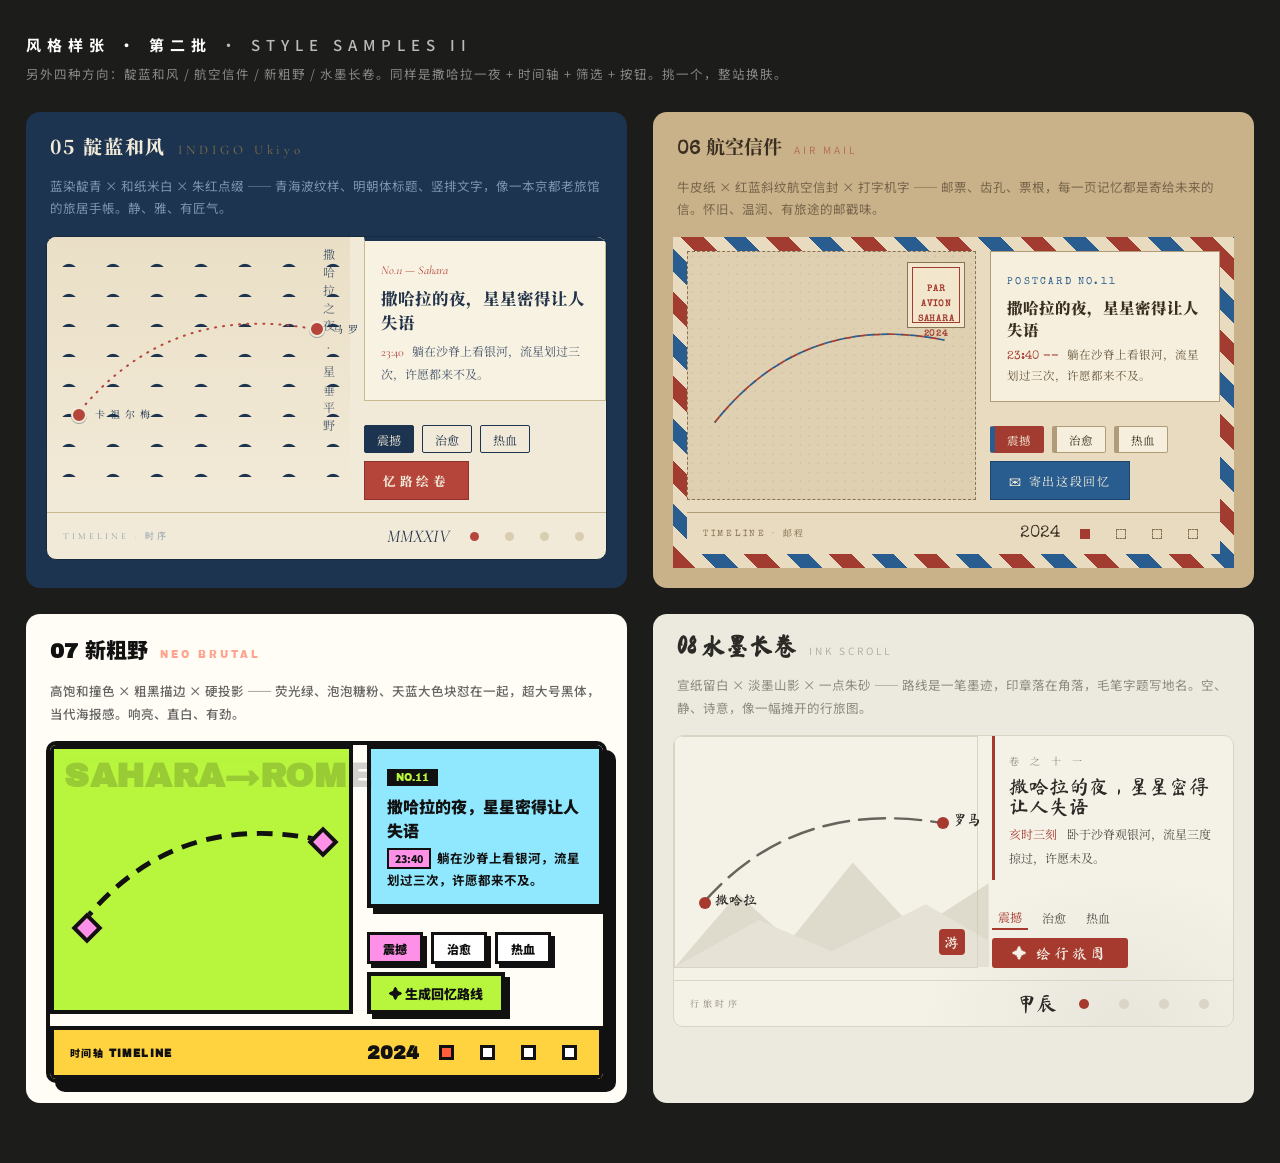
<file: style-preview-2.html>
<!doctype html>
<html lang="zh-CN">
<head>
<meta charset="utf-8">
<meta name="viewport" content="width=device-width, initial-scale=1">
<title>风格样张 · 第二批 · 山河手帖</title>
<link rel="preconnect" href="https://fonts.googleapis.com">
<link href="https://fonts.googleapis.com/css2?family=Shippori+Mincho:wght@600;800&family=Cormorant+Garamond:ital,wght@1,500&family=Special+Elite&family=Archivo+Black&family=Ma+Shan+Zheng&family=Noto+Serif+SC:wght@600;900&family=Noto+Sans+SC:wght@400;500;700;900&display=swap" rel="stylesheet">
<style>
* { margin:0; padding:0; box-sizing:border-box; }
body { background:#1c1c1a; font-family:'Noto Sans SC',sans-serif; color:#eee; padding:34px 26px 60px; }
.top { max-width:1460px; margin:0 auto 26px; }
.top h1 { font-size:15px; font-weight:500; letter-spacing:.4em; color:#bbb; }
.top h1 b { color:#fff; font-weight:700; }
.top p { margin-top:8px; font-size:12.5px; color:#888; letter-spacing:.08em; line-height:1.8; }
main { max-width:1460px; margin:0 auto; display:grid; grid-template-columns:1fr 1fr; gap:26px; }
@media (max-width:1100px){ main { grid-template-columns:1fr; } }
section { border-radius:14px; overflow:hidden; display:flex; flex-direction:column; }
.sh { padding:20px 24px 16px; display:flex; align-items:baseline; gap:12px; flex-wrap:wrap; }
.sh b { font-size:19px; }
.sh span { font-size:10px; letter-spacing:.3em; opacity:.55; }
.trait { padding:0 24px 16px; font-size:12.5px; line-height:1.8; opacity:.75; }
.stage { margin:0 20px 20px; border-radius:10px; overflow:hidden; }
.stage .row { display:flex; gap:14px; align-items:stretch; }
.stage .map { position:relative; flex:1.25; min-height:220px; }
.stage .side { flex:1; display:flex; flex-direction:column; gap:12px; }
.tlbar { margin-top:12px; padding:12px 16px; display:flex; align-items:center; gap:14px; }
.uibar { margin-top:12px; display:flex; gap:8px; flex-wrap:wrap; align-items:center; }

/* ============ S5 靛蓝和风 ============ */
.s5 { background:#1c3450; }
.s5 .sh b { color:#f2ead8; font-family:'Shippori Mincho','Noto Serif SC',serif; font-weight:800; letter-spacing:.1em; }
.s5 .sh span { color:#d9a441; font-family:'Cormorant Garamond'; font-size:13px; }
.s5 .trait { color:#9db4cd; }
.s5 .stage { background:#f2ead8; border:1px solid #15293f; }
.s5 .map { background:
  radial-gradient(circle at 50% 118%, #1c3450 0 8px, transparent 9px) 0 0/ 44px 30px,
  linear-gradient(#eadfc6, #f2ead8); }
.s5 .route path { fill:none; stroke:#b5443a; stroke-width:2; stroke-dasharray:1 7; stroke-linecap:round; }
.s5 .pin { position:absolute; width:16px; height:16px; border-radius:50%; background:#b5443a; border:2px solid #f2ead8; box-shadow:0 1px 0 rgba(28,52,80,.4); }
.s5 .pin small { position:absolute; left:19px; top:0; writing-mode:vertical-rl; font-family:'Shippori Mincho','Noto Serif SC'; font-size:10px; color:#1c3450; letter-spacing:.2em; }
.s5 .vlab { position:absolute; right:12px; top:10px; writing-mode:vertical-rl; font-family:'Shippori Mincho','Noto Serif SC'; font-size:12px; letter-spacing:.5em; color:#1c3450; opacity:.75; }
.s5 .card { background:#f8f2e2; border:1px solid #c9b98f; border-top:4px solid #1c3450; padding:14px 16px; }
.s5 .card .no { font-family:'Cormorant Garamond'; font-style:italic; font-size:12px; color:#b5443a; }
.s5 .card h3 { font-family:'Shippori Mincho','Noto Serif SC'; font-weight:800; color:#22334a; font-size:16.5px; margin:7px 0 6px; }
.s5 .card .frag { font-family:'Noto Serif SC',serif; font-size:12px; color:#4a5a6e; line-height:1.9; }
.s5 .card .frag i { font-style:normal; font-family:'Cormorant Garamond'; color:#b5443a; margin-right:8px; }
.s5 .tlbar { border-top:1px solid #c9b98f; }
.s5 .yr { font-family:'Cormorant Garamond'; font-style:italic; color:#22334a; font-size:18px; }
.s5 .dot { width:9px; height:9px; border-radius:50%; background:#d9cdb0; display:inline-block; margin:0 6px; vertical-align:middle; }
.s5 .dot.on { background:#b5443a; }
.s5 .tlbar small { font-size:9px; letter-spacing:.34em; color:#8a9aad; margin-right:auto; font-family:'Cormorant Garamond'; }
.s5 .chip { font-family:'Noto Serif SC',serif; font-size:12px; color:#22334a; border:1px solid #1c3450; background:transparent; border-radius:2px; padding:5px 12px 4px; }
.s5 .chip.on { color:#f2ead8; background:#1c3450; }
.s5 .go { font-family:'Shippori Mincho','Noto Serif SC'; font-size:12.5px; letter-spacing:.3em; color:#f2ead8; background:#b5443a; border:1px solid #8f342d; padding:10px 18px 9px; font-weight:800; }

/* ============ S6 航空信件 ============ */
.s6 { background:#c9b28a; }
.s6 .sh b { color:#3a2e20; font-family:'Special Elite','Noto Serif SC'; }
.s6 .sh span { color:#a33c30; }
.s6 .trait { color:#5c4b35; }
.s6 .stage {
  background:#e8dbc0;
  border:14px solid transparent;
  border-image: repeating-linear-gradient(45deg, #a33c30 0 16px, #e8dbc0 16px 30px, #2a5d8f 30px 46px, #e8dbc0 46px 60px) 14;
  border-radius:4px;
}
.s6 .map { background:
  radial-gradient(rgba(58,46,32,.07) 1px, transparent 1px) 0 0/ 9px 9px,
  #ded0b0; border:1.5px dashed #8a7355; }
.s6 .route .r1 { fill:none; stroke:#a33c30; stroke-width:1.8; stroke-dasharray:8 7; }
.s6 .route .r2 { fill:none; stroke:#2a5d8f; stroke-width:1.8; stroke-dasharray:8 7; stroke-dashoffset:-8; }
.s6 .stamp { position:absolute; right:10px; top:10px; width:58px; height:66px; background:#f2e7cd; border:1px solid #8a7355; padding:4px;
  background-image:radial-gradient(circle at 4px 4px, transparent 2.6px, #f2e7cd 2.8px); }
.s6 .stamp b { display:block; height:100%; border:1px solid #a33c30; color:#a33c30; font-family:'Special Elite'; font-size:9px; text-align:center; padding-top:14px; letter-spacing:.08em; line-height:1.7; }
.s6 .card { background:#f6efdd; border:1px solid #b09c78; padding:13px 16px; }
.s6 .card .no { font-family:'Special Elite'; font-size:10px; letter-spacing:.22em; color:#2a5d8f; }
.s6 .card h3 { font-family:'Noto Serif SC',serif; font-weight:900; color:#3a2e20; font-size:15.5px; margin:7px 0 6px; }
.s6 .card .frag { font-family:'Special Elite','Noto Serif SC'; font-size:11.5px; color:#6b5a41; line-height:1.85; }
.s6 .card .frag i { font-style:normal; color:#a33c30; margin-right:8px; }
.s6 .tlbar { border-top:1px solid #b09c78; font-family:'Special Elite'; }
.s6 .yr { color:#3a2e20; font-size:17px; }
.s6 .dot { width:10px; height:10px; border:1.5px dashed #8a7355; background:#e8dbc0; display:inline-block; margin:0 6px; vertical-align:middle; }
.s6 .dot.on { background:#a33c30; border:1.5px solid #a33c30; }
.s6 .tlbar small { font-size:9px; letter-spacing:.3em; color:#8a7355; margin-right:auto; }
.s6 .chip { font-family:'Special Elite','Noto Serif SC'; font-size:11.5px; color:#3a2e20; background:#f6efdd; border:1px solid #b09c78; border-left:5px solid #b09c78; border-radius:2px; padding:5px 12px 4px; }
.s6 .chip.on { background:#a33c30; color:#f6efdd; border-color:#a33c30; border-left-color:#2a5d8f; }
.s6 .go { font-family:'Special Elite','Noto Serif SC'; font-size:12px; letter-spacing:.14em; color:#f6efdd; background:#2a5d8f; border:1.5px solid #1d4569; padding:10px 18px 9px; }

/* ============ S7 新粗野 ============ */
.s7 { background:#fffdf5; }
.s7 .sh b { color:#111; font-family:'Archivo Black','Noto Sans SC'; font-weight:900; font-size:21px; text-transform:uppercase; }
.s7 .sh span { color:#ff5d3b; font-family:'Archivo Black'; }
.s7 .trait { color:#333; font-weight:500; }
.s7 .stage { background:#fffdf5; border:4px solid #111; box-shadow:9px 9px 0 #111; }
.s7 .map { background:#b8f53d; border:4px solid #111; }
.s7 .route path { fill:none; stroke:#111; stroke-width:5; stroke-dasharray:16 10; }
.s7 .pin { position:absolute; width:22px; height:22px; background:#ff90e8; border:4px solid #111; transform:rotate(45deg); }
.s7 .map b { position:absolute; left:10px; top:8px; font-family:'Archivo Black','Noto Sans SC'; font-weight:900; font-size:34px; color:#111; opacity:.18; letter-spacing:.02em; }
.s7 .card { background:#90e8ff; border:4px solid #111; padding:13px 16px; box-shadow:6px 6px 0 #111; }
.s7 .card .no { display:inline-block; background:#111; color:#b8f53d; font-family:'Archivo Black'; font-size:10px; padding:3px 9px; }
.s7 .card h3 { font-family:'Noto Sans SC'; font-weight:900; color:#111; font-size:16px; margin:8px 0 5px; }
.s7 .card .frag { font-size:12.5px; font-weight:700; color:#111; line-height:1.75; }
.s7 .card .frag i { font-style:normal; background:#ff90e8; padding:1px 6px; margin-right:6px; border:2px solid #111; font-weight:900; font-size:10.5px; }
.s7 .tlbar { background:#ffd23f; border:4px solid #111; font-family:'Archivo Black','Noto Sans SC'; }
.s7 .yr { color:#111; font-weight:900; font-size:19px; }
.s7 .dot { width:15px; height:15px; background:#fff; border:3.5px solid #111; display:inline-block; margin:0 6px; vertical-align:middle; }
.s7 .dot.on { background:#ff5d3b; }
.s7 .tlbar small { font-size:10px; font-weight:900; color:#111; margin-right:auto; letter-spacing:.14em; }
.s7 .chip { font-family:'Noto Sans SC'; font-weight:900; font-size:12px; color:#111; background:#fff; border:3px solid #111; border-radius:0; padding:5px 13px 4px; box-shadow:4px 4px 0 #111; }
.s7 .chip.on { background:#ff90e8; }
.s7 .go { font-family:'Noto Sans SC'; font-weight:900; font-size:13px; color:#111; background:#b8f53d; border:4px solid #111; border-radius:0; padding:8px 18px 7px; box-shadow:5px 5px 0 #111; }

/* ============ S8 水墨长卷 ============ */
.s8 { background:#ece9df; }
.s8 .sh b { color:#2b2a26; font-family:'Ma Shan Zheng','Noto Serif SC'; font-size:24px; }
.s8 .sh span { color:#8b857a; }
.s8 .trait { color:#6e6a60; }
.s8 .stage { background:
  radial-gradient(60% 90% at 80% 100%, rgba(43,42,38,.06), transparent 60%),
  #f4f1e7; border:1px solid #d9d4c4; }
.s8 .map { background:#f4f1e7; border:1px solid #d9d4c4; }
.s8 .mount { position:absolute; inset:auto 0 0 0; height:100%; opacity:.5; }
.s8 .route path { fill:none; stroke:#43413a; stroke-width:2.4; stroke-linecap:round; stroke-dasharray:26 10; opacity:.8; }
.s8 .pin { position:absolute; width:12px; height:12px; border-radius:50%; background:#a63a2e; }
.s8 .pin small { position:absolute; left:16px; top:-4px; font-family:'Ma Shan Zheng','Noto Serif SC'; font-size:14px; color:#2b2a26; white-space:nowrap; }
.s8 .seal { position:absolute; right:12px; bottom:12px; width:26px; height:26px; background:#a63a2e; color:#f4f1e7; font-family:'Ma Shan Zheng'; font-size:15px; display:grid; place-items:center; border-radius:4px; }
.s8 .card { background:transparent; border-left:3px solid #a63a2e; padding:10px 14px; }
.s8 .card .no { font-family:'Noto Serif SC'; font-size:10px; letter-spacing:.4em; color:#8b857a; }
.s8 .card h3 { font-family:'Ma Shan Zheng','Noto Serif SC'; color:#2b2a26; font-size:20px; font-weight:400; margin:6px 0 6px; }
.s8 .card .frag { font-family:'Noto Serif SC',serif; font-size:12px; color:#55524a; line-height:2; }
.s8 .card .frag i { font-style:normal; color:#a63a2e; margin-right:10px; font-family:'Noto Serif SC'; }
.s8 .tlbar { border-top:1px solid #d9d4c4; }
.s8 .yr { font-family:'Ma Shan Zheng','Noto Serif SC'; color:#2b2a26; font-size:21px; }
.s8 .dot { width:10px; height:10px; border-radius:50%; background:#d9d4c4; display:inline-block; margin:0 8px; vertical-align:middle; }
.s8 .dot.on { background:#a63a2e; }
.s8 .tlbar small { font-size:9px; letter-spacing:.4em; color:#8b857a; margin-right:auto; font-family:'Noto Serif SC'; }
.s8 .chip { font-family:'Noto Serif SC',serif; font-size:12px; color:#55524a; background:transparent; border:none; border-bottom:1px solid transparent; padding:4px 6px 3px; }
.s8 .chip.on { color:#a63a2e; border-bottom:2px solid #a63a2e; }
.s8 .go { font-family:'Ma Shan Zheng','Noto Serif SC'; font-size:15px; color:#f4f1e7; background:#a63a2e; border:none; border-radius:3px; padding:8px 20px 7px; letter-spacing:.2em; }
</style>
</head>
<body>
<div class="top">
  <h1><b>风格样张 · 第二批</b> · STYLE SAMPLES II</h1>
  <p>另外四种方向：靛蓝和风 / 航空信件 / 新粗野 / 水墨长卷。同样是撒哈拉一夜 + 时间轴 + 筛选 + 按钮。挑一个，整站换肤。</p>
</div>
<main>

  <!-- S5 靛蓝和风 -->
  <section class="s5">
    <div class="sh"><b>05 靛蓝和风</b><span>INDIGO Ukiyo</span></div>
    <p class="trait">蓝染靛青 × 和纸米白 × 朱红点缀 —— 青海波纹样、明朝体标题、竖排文字，像一本京都老旅馆的旅居手帳。静、雅、有匠气。</p>
    <div class="stage">
      <div class="row">
        <div class="map">
          <svg class="route" viewBox="0 0 300 220" preserveAspectRatio="none"><path d="M28 178 Q120 62 268 92"/></svg>
          <span class="pin" style="left:24px; top:170px;"><small>梅尔祖卡</small></span>
          <span class="pin" style="left:262px; top:84px;"><small>罗马</small></span>
          <span class="vlab">撒哈拉之夜 · 星垂平野</span>
        </div>
        <div class="side">
          <div class="card">
            <span class="no">No.11 — Sahara</span>
            <h3>撒哈拉的夜，星星密得让人失语</h3>
            <p class="frag"><i>23:40</i>躺在沙脊上看银河，流星划过三次，许愿都来不及。</p>
          </div>
          <div class="uibar">
            <button class="chip on">震撼</button><button class="chip">治愈</button><button class="chip">热血</button>
            <button class="go">忆路绘卷</button>
          </div>
        </div>
      </div>
      <div class="tlbar"><small>TIMELINE · 时序</small><span class="yr">MMXXIV</span><span class="dot on"></span><span class="dot"></span><span class="dot"></span><span class="dot"></span></div>
    </div>
  </section>

  <!-- S6 航空信件 -->
  <section class="s6">
    <div class="sh"><b>06 航空信件</b><span>AIR MAIL</span></div>
    <p class="trait">牛皮纸 × 红蓝斜纹航空信封 × 打字机字 —— 邮票、齿孔、票根，每一页记忆都是寄给未来的信。怀旧、温润、有旅途的邮戳味。</p>
    <div class="stage">
      <div class="row">
        <div class="map">
          <svg class="route" viewBox="0 0 300 220" preserveAspectRatio="none"><path class="r1" d="M28 178 Q120 62 268 92"/><path class="r2" d="M28 178 Q120 62 268 92"/></svg>
          <span class="stamp"><b>PAR AVION<br>SAHARA<br>2024</b></span>
        </div>
        <div class="side">
          <div class="card">
            <span class="no">POSTCARD NO.11</span>
            <h3>撒哈拉的夜，星星密得让人失语</h3>
            <p class="frag"><i>23:40 --</i>躺在沙脊上看银河，流星划过三次，许愿都来不及。</p>
          </div>
          <div class="uibar">
            <button class="chip on">震撼</button><button class="chip">治愈</button><button class="chip">热血</button>
            <button class="go">✉ 寄出这段回忆</button>
          </div>
        </div>
      </div>
      <div class="tlbar"><small>TIMELINE · 邮程</small><span class="yr">2024</span><span class="dot on"></span><span class="dot"></span><span class="dot"></span><span class="dot"></span></div>
    </div>
  </section>

  <!-- S7 新粗野 -->
  <section class="s7">
    <div class="sh"><b>07 新粗野</b><span>NEO BRUTAL</span></div>
    <p class="trait">高饱和撞色 × 粗黑描边 × 硬投影 —— 荧光绿、泡泡糖粉、天蓝大色块怼在一起，超大号黑体，当代海报感。响亮、直白、有劲。</p>
    <div class="stage">
      <div class="row">
        <div class="map">
          <b>SAHARA→ROME</b>
          <svg class="route" viewBox="0 0 300 220" preserveAspectRatio="none"><path d="M28 178 Q120 62 268 92"/></svg>
          <span class="pin" style="left:22px; top:168px;"></span>
          <span class="pin" style="left:258px; top:82px;"></span>
        </div>
        <div class="side">
          <div class="card">
            <span class="no">NO.11</span>
            <h3>撒哈拉的夜，星星密得让人失语</h3>
            <p class="frag"><i>23:40</i>躺在沙脊上看银河，流星划过三次，许愿都来不及。</p>
          </div>
          <div class="uibar">
            <button class="chip on">震撼</button><button class="chip">治愈</button><button class="chip">热血</button>
            <button class="go">✦ 生成回忆路线</button>
          </div>
        </div>
      </div>
      <div class="tlbar"><small>时间轴 TIMELINE</small><span class="yr">2024</span><span class="dot on"></span><span class="dot"></span><span class="dot"></span><span class="dot"></span></div>
    </div>
  </section>

  <!-- S8 水墨长卷 -->
  <section class="s8">
    <div class="sh"><b>08 水墨长卷</b><span>INK SCROLL</span></div>
    <p class="trait">宣纸留白 × 淡墨山影 × 一点朱砂 —— 路线是一笔墨迹，印章落在角落，毛笔字题写地名。空、静、诗意，像一幅摊开的行旅图。</p>
    <div class="stage">
      <div class="row">
        <div class="map">
          <svg class="mount" viewBox="0 0 300 220" preserveAspectRatio="none"><path d="M0 220 L60 150 L110 195 L170 120 L230 185 L300 140 V220 Z" fill="#c9c4b2"/><path d="M0 220 L80 175 L150 205 L240 160 L300 195 V220 Z" fill="#d9d4c4"/></svg>
          <svg class="route" viewBox="0 0 300 220" preserveAspectRatio="none" style="position:absolute;inset:0;"><path d="M28 165 Q120 60 268 86"/></svg>
          <span class="pin" style="left:24px; top:160px;"><small>撒哈拉</small></span>
          <span class="pin" style="left:262px; top:80px;"><small>罗马</small></span>
          <span class="seal">游</span>
        </div>
        <div class="side">
          <div class="card">
            <span class="no">卷 之 十 一</span>
            <h3>撒哈拉的夜，星星密得让人失语</h3>
            <p class="frag"><i>亥时三刻</i>卧于沙脊观银河，流星三度掠过，许愿未及。</p>
          </div>
          <div class="uibar">
            <button class="chip on">震撼</button><button class="chip">治愈</button><button class="chip">热血</button>
            <button class="go">✦ 绘行旅图</button>
          </div>
        </div>
      </div>
      <div class="tlbar"><small>行旅时序</small><span class="yr">甲辰</span><span class="dot on"></span><span class="dot"></span><span class="dot"></span><span class="dot"></span></div>
    </div>
  </section>

</main>
</body>
</html>
</file>
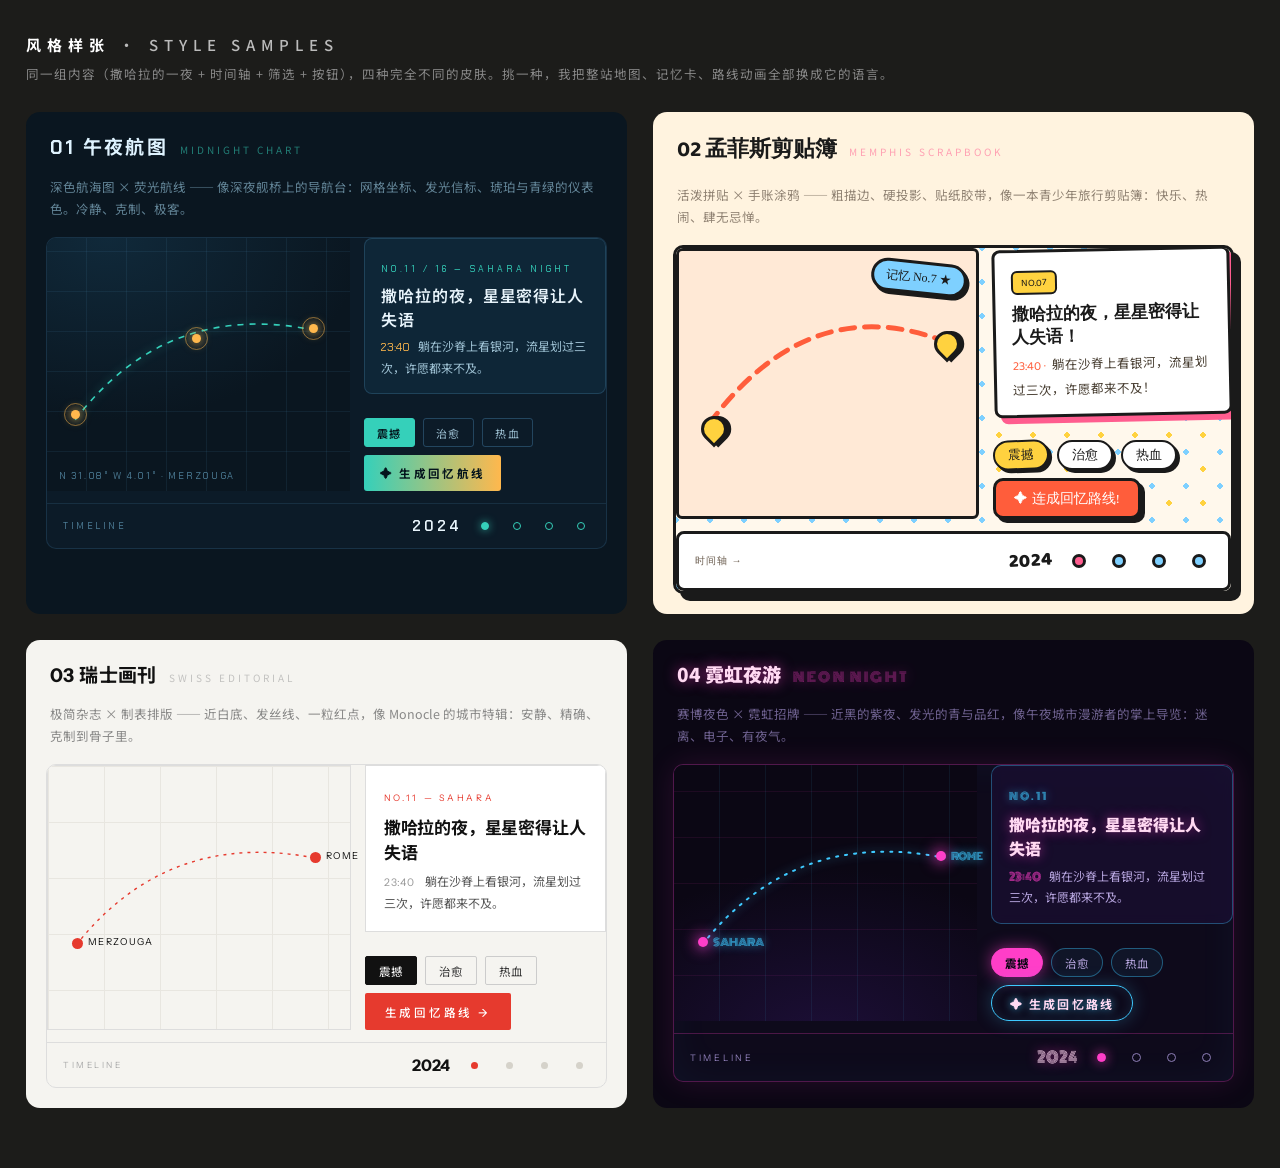
<file: style-preview.html>
<!doctype html>
<html lang="zh-CN">
<head>
<meta charset="utf-8">
<meta name="viewport" content="width=device-width, initial-scale=1">
<title>风格样张 · 山河手帖</title>
<link rel="preconnect" href="https://fonts.googleapis.com">
<link href="https://fonts.googleapis.com/css2?family=Chakra+Petch:wght@400;600;700&family=Baloo+2:wght@600;800&family=ZCOOL+KuaiLe&family=Instrument+Sans:wght@400;500;700&family=Monoton&family=Noto+Sans+SC:wght@400;500;700;900&family=Noto+Serif+SC:wght@600;900&display=swap" rel="stylesheet">
<style>
* { margin:0; padding:0; box-sizing:border-box; }
body { background:#1c1c1a; font-family:'Noto Sans SC',sans-serif; color:#eee; padding:34px 26px 60px; }
.top { max-width:1460px; margin:0 auto 26px; }
.top h1 { font-size:15px; font-weight:500; letter-spacing:.4em; color:#bbb; }
.top h1 b { color:#fff; font-weight:700; }
.top p { margin-top:8px; font-size:12.5px; color:#888; letter-spacing:.08em; line-height:1.8; }
main { max-width:1460px; margin:0 auto; display:grid; grid-template-columns:1fr 1fr; gap:26px; }
@media (max-width:1100px){ main { grid-template-columns:1fr; } }
section { border-radius:14px; overflow:hidden; display:flex; flex-direction:column; }
.sh { padding:20px 24px 16px; display:flex; align-items:baseline; gap:12px; flex-wrap:wrap; }
.sh b { font-size:19px; }
.sh span { font-size:10px; letter-spacing:.3em; opacity:.55; }
.trait { padding:0 24px 16px; font-size:12.5px; line-height:1.8; opacity:.75; }
.stage { margin:0 20px 20px; border-radius:10px; overflow:hidden; }
/* 通用小组件排布 */
.stage .row { display:flex; gap:14px; align-items:stretch; }
.stage .map { position:relative; flex:1.25; min-height:220px; }
.stage .side { flex:1; display:flex; flex-direction:column; gap:12px; }
.tlbar { margin-top:12px; padding:12px 16px; display:flex; align-items:center; gap:14px; }
.uibar { margin-top:12px; display:flex; gap:8px; flex-wrap:wrap; align-items:center; }

/* ============ S1 午夜航图 ============ */
.s1 { background:#0a1620; }
.s1 .sh b { color:#dff3ff; font-family:'Chakra Petch','Noto Sans SC'; letter-spacing:.12em; }
.s1 .sh span { color:#35d0ba; }
.s1 .trait { color:#7fa8bd; }
.s1 .stage { background:#0c1b28; border:1px solid rgba(90,170,220,.16); }
.s1 .map {
  background:
    repeating-linear-gradient(0deg, transparent 0 39px, rgba(90,170,220,.09) 39px 40px),
    repeating-linear-gradient(90deg, transparent 0 39px, rgba(90,170,220,.09) 39px 40px),
    radial-gradient(140% 120% at 20% 0%, #10293a 0%, #0a1620 60%);
}
.s1 .route { position:absolute; inset:0; }
.s1 .route path { fill:none; stroke:#35d0ba; stroke-width:1.6; stroke-dasharray:6 6; filter:drop-shadow(0 0 4px rgba(53,208,186,.7)); }
.s1 .blip { position:absolute; width:9px; height:9px; border-radius:50%; background:#ffb84d; box-shadow:0 0 10px 2px rgba(255,184,77,.55); }
.s1 .blip::after { content:''; position:absolute; inset:-7px; border:1px solid rgba(255,184,77,.5); border-radius:50%; }
.s1 .coord { position:absolute; left:12px; bottom:9px; font-family:'Chakra Petch',monospace; font-size:9.5px; letter-spacing:.18em; color:#4d7d96; }
.s1 .card { background:rgba(16,41,58,.85); border:1px solid rgba(90,170,220,.22); border-radius:8px; padding:14px 16px; }
.s1 .card .no { font-family:'Chakra Petch'; font-size:9px; letter-spacing:.34em; color:#35d0ba; }
.s1 .card h3 { font-family:'Chakra Petch','Noto Sans SC'; color:#e8f4fb; font-size:16px; font-weight:600; margin:6px 0 4px; letter-spacing:.06em; }
.s1 .card .frag { font-size:12px; color:#9fc2d4; line-height:1.8; }
.s1 .card .frag i { font-style:normal; font-family:'Chakra Petch'; color:#ffb84d; font-size:11px; margin-right:8px; }
.s1 .tlbar { border-top:1px solid rgba(90,170,220,.14); font-family:'Chakra Petch'; }
.s1 .yr { color:#e8f4fb; font-size:15px; font-weight:600; letter-spacing:.2em; }
.s1 .dot { width:8px; height:8px; border-radius:50%; border:1px solid #35d0ba; display:inline-block; margin:0 5px; vertical-align:middle; }
.s1 .dot.on { background:#35d0ba; box-shadow:0 0 8px rgba(53,208,186,.8); }
.s1 .tlbar small { font-size:9px; letter-spacing:.28em; color:#4d7d96; margin-right:auto; }
.s1 .chip { font-family:'Chakra Petch','Noto Sans SC'; font-size:11px; letter-spacing:.14em; color:#9fc2d4; border:1px solid rgba(90,170,220,.3); background:transparent; border-radius:3px; padding:6px 12px 5px; }
.s1 .chip.on { color:#04141c; background:#35d0ba; border-color:#35d0ba; font-weight:600; }
.s1 .go { font-family:'Chakra Petch','Noto Sans SC'; font-size:11.5px; letter-spacing:.2em; color:#04141c; background:linear-gradient(90deg,#35d0ba,#ffb84d); border:none; border-radius:3px; padding:10px 16px 9px; font-weight:700; }

/* ============ S2 孟菲斯剪贴簿 ============ */
.s2 { background:#fff3df; }
.s2 .sh b { color:#1a1a1a; font-family:'ZCOOL KuaiLe','Baloo 2'; font-size:22px; }
.s2 .sh span { color:#ff5d8f; }
.s2 .trait { color:#6b5d4f; }
.s2 .stage {
  background:
    radial-gradient(#ffd23f 2.6px, transparent 2.6px),
    radial-gradient(#7ed0ff 2.6px, transparent 2.6px);
  background-size:34px 34px, 34px 34px;
  background-position:0 0, 17px 17px;
  background-color:#fff8ec;
  border:3px solid #1a1a1a; box-shadow:7px 7px 0 #1a1a1a;
}
.s2 .map { background:#ffe9d6; border:3px solid #1a1a1a; border-radius:6px; overflow:hidden; }
.s2 .route path { fill:none; stroke:#ff5d3b; stroke-width:5; stroke-dasharray:14 10; stroke-linecap:round; }
.s2 .pin { position:absolute; width:26px; height:26px; background:#ffd23f; border:3px solid #1a1a1a; border-radius:50% 50% 50% 0; transform:rotate(-45deg); box-shadow:3px 3px 0 #1a1a1a; }
.s2 .sticker { position:absolute; right:10px; top:10px; background:#7ed0ff; border:3px solid #1a1a1a; border-radius:999px; padding:5px 12px; font-family:'ZCOOL KuaiLe'; font-size:12px; color:#1a1a1a; transform:rotate(6deg); box-shadow:3px 3px 0 #1a1a1a; }
.s2 .card { background:#fff; border:3px solid #1a1a1a; border-radius:8px; padding:14px 16px; box-shadow:6px 6px 0 #ff5d8f; transform:rotate(-1.2deg); }
.s2 .card .no { display:inline-block; background:#ffd23f; border:2.5px solid #1a1a1a; border-radius:6px; font-family:'Baloo 2'; font-size:10px; padding:2px 8px; color:#1a1a1a; }
.s2 .card h3 { font-family:'ZCOOL KuaiLe'; font-size:17px; color:#1a1a1a; margin:8px 0 5px; }
.s2 .card .frag { font-size:12.5px; color:#4a4034; line-height:1.8; }
.s2 .card .frag i { font-style:normal; font-family:'Baloo 2'; color:#ff5d3b; margin-right:6px; }
.s2 .tlbar { background:#fff; border:3px solid #1a1a1a; border-radius:8px; font-family:'ZCOOL KuaiLe'; }
.s2 .yr { color:#1a1a1a; font-family:'Baloo 2'; font-weight:800; font-size:19px; transform:rotate(-3deg); display:inline-block; }
.s2 .dot { width:14px; height:14px; border-radius:50%; border:3px solid #1a1a1a; background:#7ed0ff; display:inline-block; margin:0 6px; vertical-align:middle; }
.s2 .dot.on { background:#ff5d8f; }
.s2 .tlbar small { font-size:10px; color:#6b5d4f; margin-right:auto; letter-spacing:.1em; }
.s2 .chip { font-family:'ZCOOL KuaiLe'; font-size:12.5px; color:#1a1a1a; background:#fff; border:2.5px solid #1a1a1a; border-radius:999px; padding:5px 13px 4px; box-shadow:3px 3px 0 #1a1a1a; }
.s2 .chip.on { background:#ffd23f; transform:rotate(-2deg); }
.s2 .go { font-family:'ZCOOL KuaiLe'; font-size:13.5px; color:#fff; background:#ff5d3b; border:3px solid #1a1a1a; border-radius:10px; padding:9px 18px 8px; box-shadow:4px 4px 0 #1a1a1a; }

/* ============ S3 瑞士画刊 ============ */
.s3 { background:#f5f4f0; }
.s3 .sh b { color:#111; font-family:'Instrument Sans','Noto Sans SC'; font-weight:700; letter-spacing:.02em; }
.s3 .sh span { color:#999; }
.s3 .trait { color:#666; }
.s3 .stage { background:#f5f4f0; border:1px solid #ddd; }
.s3 .map { background:
  linear-gradient(#e8e6e0 1px, transparent 1px) 0 0/ 56px 56px,
  linear-gradient(90deg, #e8e6e0 1px, transparent 1px) 0 0/ 56px 56px,
  #f5f4f0; border:1px solid #ddd; }
.s3 .route path { fill:none; stroke:#e63a2e; stroke-width:1.4; stroke-dasharray:3 5; }
.s3 .pin { position:absolute; width:11px; height:11px; background:#e63a2e; border-radius:50%; }
.s3 .pin small { position:absolute; left:16px; top:-2px; font-family:'Instrument Sans'; font-size:9.5px; letter-spacing:.14em; color:#111; white-space:nowrap; }
.s3 .card { background:#fff; border:1px solid #ddd; padding:16px 18px; }
.s3 .card .no { font-family:'Instrument Sans'; font-size:9px; letter-spacing:.3em; color:#e63a2e; }
.s3 .card h3 { font-family:'Instrument Sans','Noto Sans SC'; font-size:17px; font-weight:700; color:#111; margin:8px 0 6px; letter-spacing:-.01em; }
.s3 .card .frag { font-size:12px; color:#555; line-height:1.9; }
.s3 .card .frag i { font-style:normal; font-family:'Instrument Sans'; font-size:10.5px; color:#999; margin-right:10px; letter-spacing:.08em; }
.s3 .tlbar { border-top:1px solid #ddd; font-family:'Instrument Sans'; }
.s3 .yr { color:#111; font-weight:700; font-size:16px; letter-spacing:-.02em; }
.s3 .dot { width:7px; height:7px; border-radius:50%; background:#d5d2ca; display:inline-block; margin:0 7px; vertical-align:middle; }
.s3 .dot.on { background:#e63a2e; }
.s3 .tlbar small { font-size:8.5px; letter-spacing:.3em; color:#aaa; margin-right:auto; }
.s3 .chip { font-family:'Instrument Sans','Noto Sans SC'; font-size:11.5px; color:#333; background:transparent; border:1px solid #ccc; border-radius:2px; padding:6px 13px 5px; }
.s3 .chip.on { color:#fff; background:#111; border-color:#111; }
.s3 .go { font-family:'Instrument Sans','Noto Sans SC'; font-size:11.5px; letter-spacing:.24em; color:#fff; background:#e63a2e; border:none; border-radius:2px; padding:11px 20px 10px; font-weight:500; }

/* ============ S4 霓虹夜游 ============ */
.s4 { background:#0b0714; }
.s4 .sh b { color:#ffd9f2; font-family:'Noto Sans SC'; font-weight:900; text-shadow:0 0 14px rgba(255,62,200,.6); }
.s4 .sh span { font-family:'Monoton'; font-size:13px; color:#ff3ec8; letter-spacing:.2em; text-shadow:0 0 12px rgba(255,62,200,.8); }
.s4 .trait { color:#8f7fb8; }
.s4 .stage { background:#0e0a1b; border:1px solid rgba(255,62,200,.28); box-shadow:0 0 30px rgba(255,62,200,.12), inset 0 0 40px rgba(62,201,255,.05); }
.s4 .map { background:
  repeating-linear-gradient(0deg, transparent 0 45px, rgba(255,62,200,.08) 45px 46px),
  repeating-linear-gradient(90deg, transparent 0 45px, rgba(62,201,255,.08) 45px 46px),
  radial-gradient(120% 100% at 50% 110%, #1d0f38 0%, #0b0714 70%); }
.s4 .route path { fill:none; stroke:#3ec9ff; stroke-width:2; stroke-dasharray:2 7; stroke-linecap:round; filter:drop-shadow(0 0 5px rgba(62,201,255,.9)); }
.s4 .pin { position:absolute; width:10px; height:10px; border-radius:50%; background:#ff3ec8; box-shadow:0 0 14px 3px rgba(255,62,200,.6); }
.s4 .pin small { position:absolute; left:15px; top:-3px; font-family:'Monoton'; font-size:10px; color:#3ec9ff; text-shadow:0 0 10px rgba(62,201,255,.9); white-space:nowrap; }
.s4 .card { background:rgba(29,15,56,.6); backdrop-filter:blur(6px); border:1px solid rgba(62,201,255,.35); border-radius:10px; padding:15px 17px; }
.s4 .card .no { font-family:'Monoton'; font-size:10px; color:#3ec9ff; text-shadow:0 0 10px rgba(62,201,255,.8); letter-spacing:.2em; }
.s4 .card h3 { color:#ffd9f2; font-size:16px; font-weight:900; margin:7px 0 5px; text-shadow:0 0 12px rgba(255,62,200,.5); }
.s4 .card .frag { font-size:12px; color:#b7a6df; line-height:1.8; }
.s4 .card .frag i { font-style:normal; font-family:'Monoton'; color:#ff3ec8; margin-right:8px; font-size:11px; }
.s4 .tlbar { border-top:1px solid rgba(255,62,200,.25); font-family:'Monoton'; }
.s4 .yr { color:#ffd9f2; font-size:15px; text-shadow:0 0 12px rgba(255,62,200,.7); }
.s4 .dot { width:9px; height:9px; border-radius:50%; border:1.5px solid #8f7fb8; display:inline-block; margin:0 6px; vertical-align:middle; }
.s4 .dot.on { background:#ff3ec8; border-color:#ff3ec8; box-shadow:0 0 12px rgba(255,62,200,.9); }
.s4 .tlbar small { font-size:9px; letter-spacing:.3em; color:#8f7fb8; margin-right:auto; font-family:'Instrument Sans'; }
.s4 .chip { font-family:'Noto Sans SC'; font-size:11.5px; color:#b7a6df; background:rgba(62,201,255,.06); border:1px solid rgba(62,201,255,.4); border-radius:999px; padding:6px 13px 5px; }
.s4 .chip.on { color:#0b0714; background:#ff3ec8; border-color:#ff3ec8; box-shadow:0 0 16px rgba(255,62,200,.55); font-weight:700; }
.s4 .go { font-family:'Noto Sans SC'; font-size:12px; letter-spacing:.18em; color:#ffd9f2; background:transparent; border:1.5px solid #3ec9ff; border-radius:999px; padding:9px 18px 8px; text-shadow:0 0 10px rgba(62,201,255,.8); box-shadow:0 0 18px rgba(62,201,255,.25), inset 0 0 12px rgba(62,201,255,.12); font-weight:700; }
</style>
</head>
<body>
<div class="top">
  <h1><b>风格样张</b> · STYLE SAMPLES</h1>
  <p>同一组内容（撒哈拉的一夜 + 时间轴 + 筛选 + 按钮），四种完全不同的皮肤。挑一种，我把整站地图、记忆卡、路线动画全部换成它的语言。</p>
</div>
<main>

  <!-- S1 午夜航图 -->
  <section class="s1">
    <div class="sh"><b>01 午夜航图</b><span>MIDNIGHT CHART</span></div>
    <p class="trait">深色航海图 × 荧光航线 —— 像深夜舰桥上的导航台：网格坐标、发光信标、琥珀与青绿的仪表色。冷静、克制、极客。</p>
    <div class="stage">
      <div class="row">
        <div class="map">
          <svg class="route" viewBox="0 0 300 220" preserveAspectRatio="none"><path d="M28 180 Q120 60 268 92"/></svg>
          <span class="blip" style="left:24px; top:172px;"></span>
          <span class="blip" style="left:145px; top:96px;"></span>
          <span class="blip" style="left:262px; top:86px;"></span>
          <span class="coord">N 31.08° W 4.01° · MERZOUGA</span>
        </div>
        <div class="side">
          <div class="card">
            <span class="no">NO.11 / 16 — SAHARA NIGHT</span>
            <h3>撒哈拉的夜，星星密得让人失语</h3>
            <p class="frag"><i>23:40</i>躺在沙脊上看银河，流星划过三次，许愿都来不及。</p>
          </div>
          <div class="uibar">
            <button class="chip on">震撼</button><button class="chip">治愈</button><button class="chip">热血</button>
            <button class="go">✦ 生成回忆航线</button>
          </div>
        </div>
      </div>
      <div class="tlbar"><small>TIMELINE</small><span class="yr">2024</span><span class="dot on"></span><span class="dot"></span><span class="dot"></span><span class="dot"></span></div>
    </div>
  </section>

  <!-- S2 孟菲斯剪贴簿 -->
  <section class="s2">
    <div class="sh"><b>02 孟菲斯剪贴簿</b><span>MEMPHIS SCRAPBOOK</span></div>
    <p class="trait">活泼拼贴 × 手账涂鸦 —— 粗描边、硬投影、贴纸胶带，像一本青少年旅行剪贴簿：快乐、热闹、肆无忌惮。</p>
    <div class="stage">
      <div class="row">
        <div class="map">
          <svg class="route" viewBox="0 0 300 220" preserveAspectRatio="none"><path d="M30 175 Q130 40 265 90"/></svg>
          <span class="pin" style="left:22px; top:165px;"></span>
          <span class="pin" style="left:255px; top:80px;"></span>
          <span class="sticker">记忆 No.7 ★</span>
        </div>
        <div class="side">
          <div class="card">
            <span class="no">NO.07</span>
            <h3>撒哈拉的夜，星星密得让人失语！</h3>
            <p class="frag"><i>23:40 ·</i>躺在沙脊上看银河，流星划过三次，许愿都来不及！</p>
          </div>
          <div class="uibar">
            <button class="chip on">震撼</button><button class="chip">治愈</button><button class="chip">热血</button>
            <button class="go">✦ 连成回忆路线!</button>
          </div>
        </div>
      </div>
      <div class="tlbar"><small>时间轴 →</small><span class="yr">2024</span><span class="dot on"></span><span class="dot"></span><span class="dot"></span><span class="dot"></span></div>
    </div>
  </section>

  <!-- S3 瑞士画刊 -->
  <section class="s3">
    <div class="sh"><b>03 瑞士画刊</b><span>SWISS EDITORIAL</span></div>
    <p class="trait">极简杂志 × 制表排版 —— 近白底、发丝线、一粒红点，像 Monocle 的城市特辑：安静、精确、克制到骨子里。</p>
    <div class="stage">
      <div class="row">
        <div class="map">
          <svg class="route" viewBox="0 0 300 220" preserveAspectRatio="none"><path d="M28 178 Q120 62 268 92"/></svg>
          <span class="pin" style="left:24px; top:172px;"><small>MERZOUGA</small></span>
          <span class="pin" style="left:262px; top:86px;"><small>ROME</small></span>
        </div>
        <div class="side">
          <div class="card">
            <span class="no">NO.11 — SAHARA</span>
            <h3>撒哈拉的夜，星星密得让人失语</h3>
            <p class="frag"><i>23:40</i>躺在沙脊上看银河，流星划过三次，许愿都来不及。</p>
          </div>
          <div class="uibar">
            <button class="chip on">震撼</button><button class="chip">治愈</button><button class="chip">热血</button>
            <button class="go">生成回忆路线 →</button>
          </div>
        </div>
      </div>
      <div class="tlbar"><small>TIMELINE</small><span class="yr">2024</span><span class="dot on"></span><span class="dot"></span><span class="dot"></span><span class="dot"></span></div>
    </div>
  </section>

  <!-- S4 霓虹夜游 -->
  <section class="s4">
    <div class="sh"><b>04 霓虹夜游</b><span>NEON NIGHT</span></div>
    <p class="trait">赛博夜色 × 霓虹招牌 —— 近黑的紫夜、发光的青与品红，像午夜城市漫游者的掌上导览：迷离、电子、有夜气。</p>
    <div class="stage">
      <div class="row">
        <div class="map">
          <svg class="route" viewBox="0 0 300 220" preserveAspectRatio="none"><path d="M28 178 Q120 62 268 92"/></svg>
          <span class="pin" style="left:24px; top:172px;"><small>SAHARA</small></span>
          <span class="pin" style="left:262px; top:86px;"><small>ROME</small></span>
        </div>
        <div class="side">
          <div class="card">
            <span class="no">NO.11</span>
            <h3>撒哈拉的夜，星星密得让人失语</h3>
            <p class="frag"><i>23:40</i>躺在沙脊上看银河，流星划过三次，许愿都来不及。</p>
          </div>
          <div class="uibar">
            <button class="chip on">震撼</button><button class="chip">治愈</button><button class="chip">热血</button>
            <button class="go">✦ 生成回忆路线</button>
          </div>
        </div>
      </div>
      <div class="tlbar"><small>TIMELINE</small><span class="yr">2024</span><span class="dot on"></span><span class="dot"></span><span class="dot"></span><span class="dot"></span></div>
    </div>
  </section>

</main>
</body>
</html>
</file>
